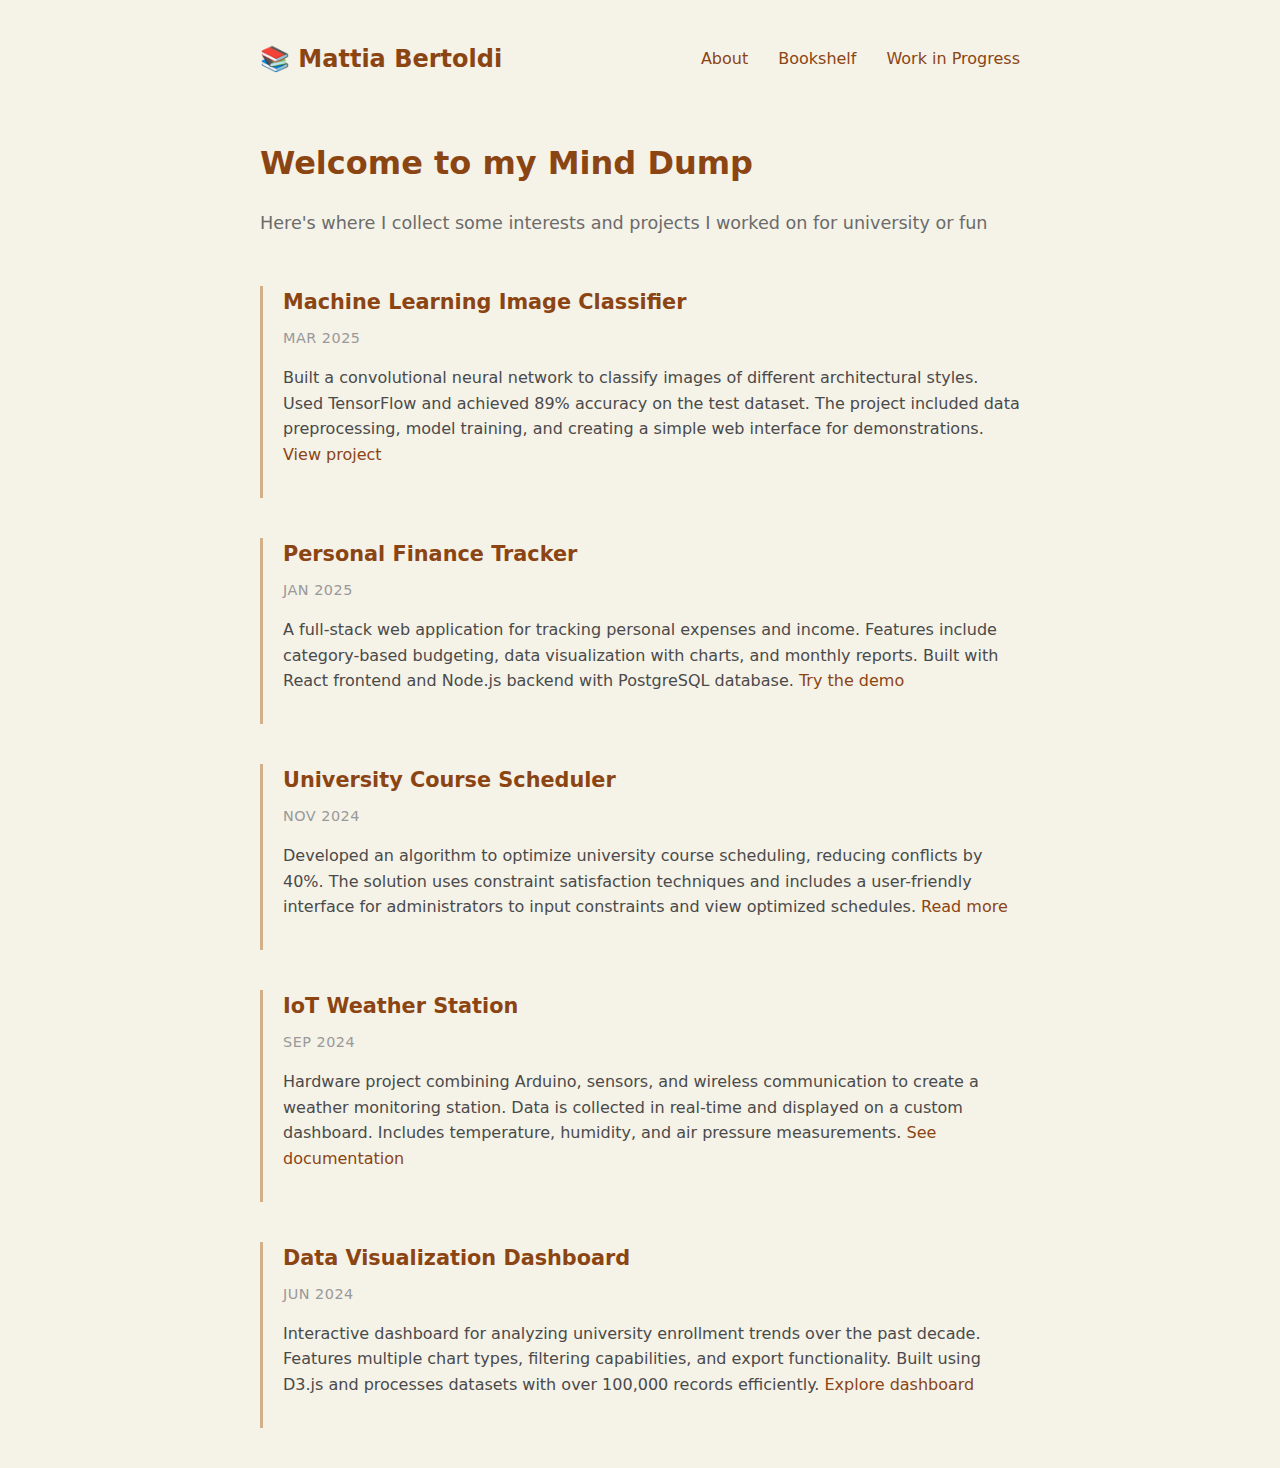
<file: index.html>
<!DOCTYPE html>
<html lang="en">
<head>
    <meta charset="UTF-8">
    <meta name="viewport" content="width=device-width, initial-scale=1.0">
    <title>Mattia Bertoldi</title>
    <link rel="stylesheet" href="style.css">
</head>
<body>
    <header class="header">
        <div class="name">📚 Mattia Bertoldi</div>
        <nav class="nav">
            <a href="about.html">About</a>
            <a href="bookshelf.html">Bookshelf</a>
            <a href="work-in-progress.html">Work in Progress</a>
        </nav>
    </header>

    <main>
        <h1 class="main-title">Welcome to my Mind Dump</h1>
        <p class="subtitle">Here's where I collect some interests and projects I worked on for university or fun</p>

        <section class="projects">
            <article class="project-card">
                <h2 class="project-title">Machine Learning Image Classifier</h2>
                <div class="project-date">Mar 2025</div>
                <p class="project-description">
                    Built a convolutional neural network to classify images of different architectural styles. 
                    Used TensorFlow and achieved 89% accuracy on the test dataset. The project included data 
                    preprocessing, model training, and creating a simple web interface for demonstrations.
                    <a href="#" class="project-link">View project</a>
                </p>
            </article>

            <article class="project-card">
                <h2 class="project-title">Personal Finance Tracker</h2>
                <div class="project-date">Jan 2025</div>
                <p class="project-description">
                    A full-stack web application for tracking personal expenses and income. Features include 
                    category-based budgeting, data visualization with charts, and monthly reports. Built with 
                    React frontend and Node.js backend with PostgreSQL database.
                    <a href="#" class="project-link">Try the demo</a>
                </p>
            </article>

            <article class="project-card">
                <h2 class="project-title">University Course Scheduler</h2>
                <div class="project-date">Nov 2024</div>
                <p class="project-description">
                    Developed an algorithm to optimize university course scheduling, reducing conflicts by 40%. 
                    The solution uses constraint satisfaction techniques and includes a user-friendly interface 
                    for administrators to input constraints and view optimized schedules.
                    <a href="#" class="project-link">Read more</a>
                </p>
            </article>

            <article class="project-card">
                <h2 class="project-title">IoT Weather Station</h2>
                <div class="project-date">Sep 2024</div>
                <p class="project-description">
                    Hardware project combining Arduino, sensors, and wireless communication to create a 
                    weather monitoring station. Data is collected in real-time and displayed on a custom 
                    dashboard. Includes temperature, humidity, and air pressure measurements.
                    <a href="#" class="project-link">See documentation</a>
                </p>
            </article>

            <article class="project-card">
                <h2 class="project-title">Data Visualization Dashboard</h2>
                <div class="project-date">Jun 2024</div>
                <p class="project-description">
                    Interactive dashboard for analyzing university enrollment trends over the past decade. 
                    Features multiple chart types, filtering capabilities, and export functionality. 
                    Built using D3.js and processes datasets with over 100,000 records efficiently.
                    <a href="#" class="project-link">Explore dashboard</a>
                </p>
            </article>
        </section>
    </main>
</body>
</html>
</file>
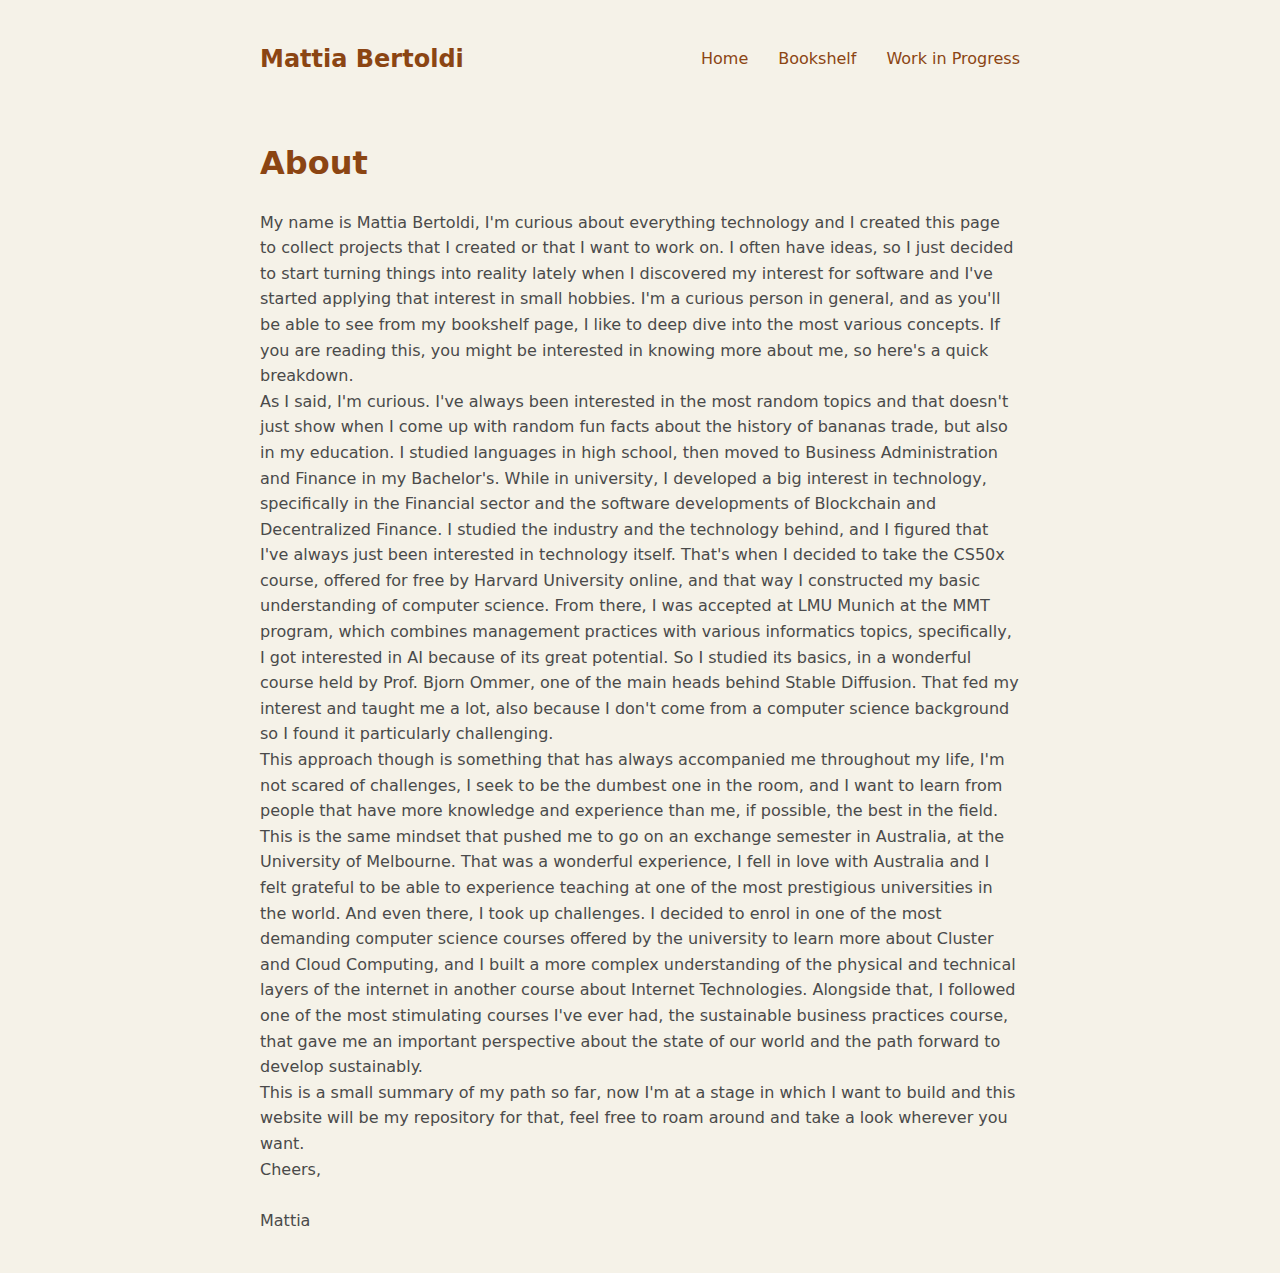
<file: about.html>
<!DOCTYPE html>
<html lang="en">
<head>
    <meta charset="UTF-8">
    <meta name="viewport" content="width=device-width, initial-scale=1.0">
    <title>About - Mattia Bertoldi</title>
    <link rel="stylesheet" href="style.css">

    <!-- Performance: preconnect to Google Fonts and preload the background pattern -->
    <link rel="preconnect" href="https://fonts.googleapis.com">
    <link rel="preconnect" href="https://fonts.gstatic.com" crossorigin>
    <link rel="preload" as="image" href="paper-pattern.png">
</head>
<body>
    <header class="header">
        <div class="name">Mattia Bertoldi</div>
        <nav class="nav">
            <a href="index.html">Home</a>
            <a href="bookshelf.html">Bookshelf</a>
            <a href="work-in-progress.html">Work in Progress</a>
        </nav>
    </header>

    <main>
        <h1 class="main-title small-font">About</h1>

        <p class="description small-font">
            My name is Mattia Bertoldi, I'm curious about everything technology and I created this page to collect projects that I created or that I want to work on.
            I often have ideas, so I just decided to start turning things into reality lately when I discovered my interest for software and I've started applying that interest in small hobbies.
            I'm a curious person in general, and as you'll be able to see from my bookshelf page, I like to deep dive into the most various concepts. If you are reading this, you might be interested in knowing more about me,
            so here's a quick breakdown.
        </p>

        <p class="description small-font">
            As I said, I'm curious. I've always been interested in the most random topics and that doesn't just show when I come up with random fun facts about the history of bananas trade, but also in my education.
            I studied languages in high school, then moved to Business Administration and Finance in my Bachelor's. While in university, I developed a big interest in technology, specifically in the Financial sector and the
            software developments of Blockchain and Decentralized Finance. I studied the industry and the technology behind, and I figured that I've always just been interested in technology itself. That's when I decided to take the
            CS50x course, offered for free by Harvard University online, and that way I constructed my basic understanding of computer science. From there, I was accepted at LMU Munich at the MMT program, which combines management practices with
            various informatics topics, specifically, I got interested in AI because of its great potential. So I studied its basics, in a wonderful course held by Prof. Bjorn Ommer, one of the main heads behind Stable Diffusion. That fed my interest
            and taught me a lot, also because I don't come from a computer science background so I found it particularly challenging.
        </p>

        <p class="description small-font">
            This approach though is something that has always accompanied me throughout my life, I'm not scared of challenges, I seek to be the dumbest one in the room, and I want to learn from people that have more knowledge and experience than me, if possible, the best in the field.
            This is the same mindset that pushed me to go on an exchange semester in Australia, at the University of Melbourne. That was a wonderful experience, I fell in love with Australia and I felt grateful to be able to experience teaching at one of the most
            prestigious universities in the world. And even there, I took up challenges. I decided to enrol in one of the most demanding computer science courses offered by the university to learn more about Cluster and Cloud Computing, and I built a more complex understanding of the physical and technical
            layers of the internet in another course about Internet Technologies. Alongside that, I followed one of the most stimulating courses I've ever had, the sustainable business practices course, that gave me an important perspective about the state of our world and the path forward to
            develop sustainably.
        </p>

        <p class="description small-font">
            This is a small summary of my path so far, now I'm at a stage in which I want to build and this website will be my repository for that, feel free to roam around and take a look wherever you want.
        </p>

        <p class="description small-font">
            Cheers,<br><br>
            Mattia
        </p>
    </main>
</body>
</html>
</file>
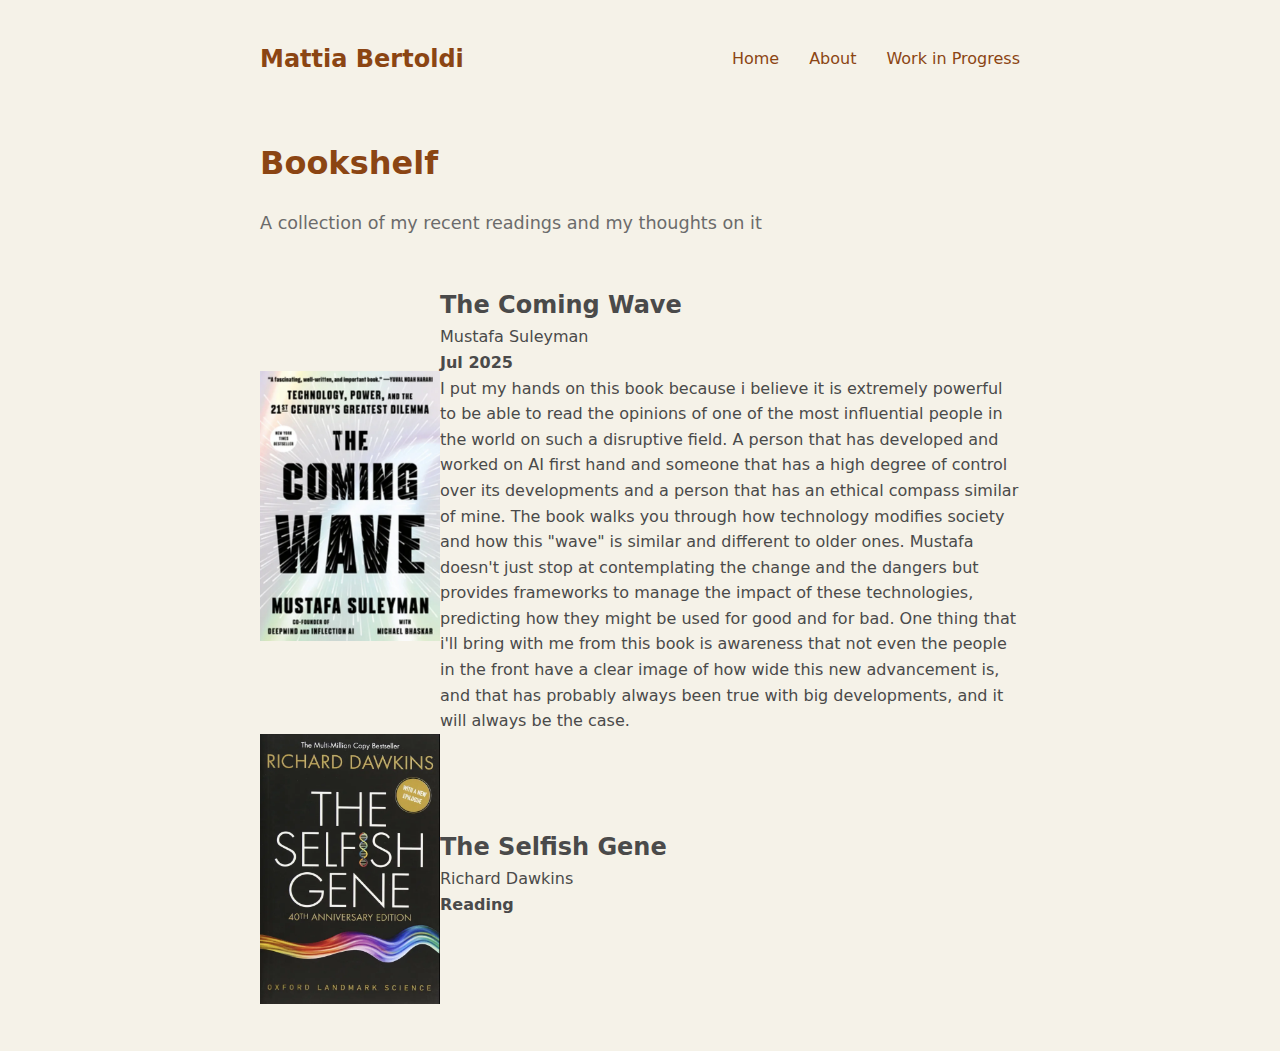
<file: bookshelf.html>
<!DOCTYPE html>
<html lang="en">
<head>
    <meta charset="UTF-8">
    <meta name="viewport" content="width=device-width, initial-scale=1.0">
    <title>Bookshelf - Mattia Bertoldi</title>
    <link rel="icon" href="data:image/svg+xml,<svg xmlns=%22http://www.w3.org/2000/svg%22 viewBox=%220 0 100 100%22><text y=%22.9em%22 font-size=%2290%22>📖</text></svg>">
    <link rel="stylesheet" href="style.css">
</head>
<body>
    <header class="header">
        <div class="name">Mattia Bertoldi</div>
        <nav class="nav">
            <a href="index.html">Home</a>
            <a href="about.html">About</a>
            <a href="work-in-progress.html">Work in Progress</a>
        </nav>
    </header>

    <main>
        <h1 class="main-title">Bookshelf</h1>
        <p class="subtitle">A collection of my recent readings and my thoughts on it</p>
        <section class="bookshelf">
            <div class="book-card" style="display: flex; align-items: center;">
                <!-- use WebP with PNG fallback to serve optimal image sizes -->
                <picture>
                  <source srcset="assets/thecomingwave.webp" type="image/webp">
                  <img src="assets/thecomingwave.png" alt="The Coming Wave book cover" class="book-cover" width="180" height="270" loading="lazy" style="width:180px;">
                </picture>
                <div class="book-info">
                    <h2 class="book-title">The Coming Wave</h2>
                    <div class="book-author">Mustafa Suleyman</div>
                    <div class="book-date"><strong>Jul 2025</strong></div>
                    <div class="book-review">I put my hands on this book because i believe it is extremely powerful to be able to read the opinions of one of the most influential people
                        in the world on such a disruptive field. A person that has developed and worked on AI first hand and someone that has a high degree of control over its developments and a person
                        that has an ethical compass similar of mine. The book walks you through how technology modifies society and how this "wave" is similar and different to older ones. Mustafa doesn't just stop at contemplating
                        the change and the dangers but provides frameworks to manage the impact of these technologies, predicting how they might be used for good and for bad. One thing that i'll bring with me from this book is
                        awareness that not even the people in the front have a clear image of how wide this new advancement is, and that has probably always been true with big developments, and it will always be the case.
                    </div>
                </div>
            </div>
            
            <div class="book-card" style="display: flex; align-items: center;">
                <picture>
                  <source srcset="assets/theselfishgene.webp" type="image/webp">
                  <img src="assets/theselfishgene.png" alt="The Selfish Gene book cover" class="book-cover" width="180" height="270" loading="lazy" style="width:180px;">
                </picture>
                <div class="book-info">
                    <h2 class="book-title">The Selfish Gene</h2>
                    <div class="book-author">Richard Dawkins</div>
                    <div class="book-date"><strong>Reading</strong></div>
                </div>
            </div>
        </section>
    </main>
</body>
</html>
</file>
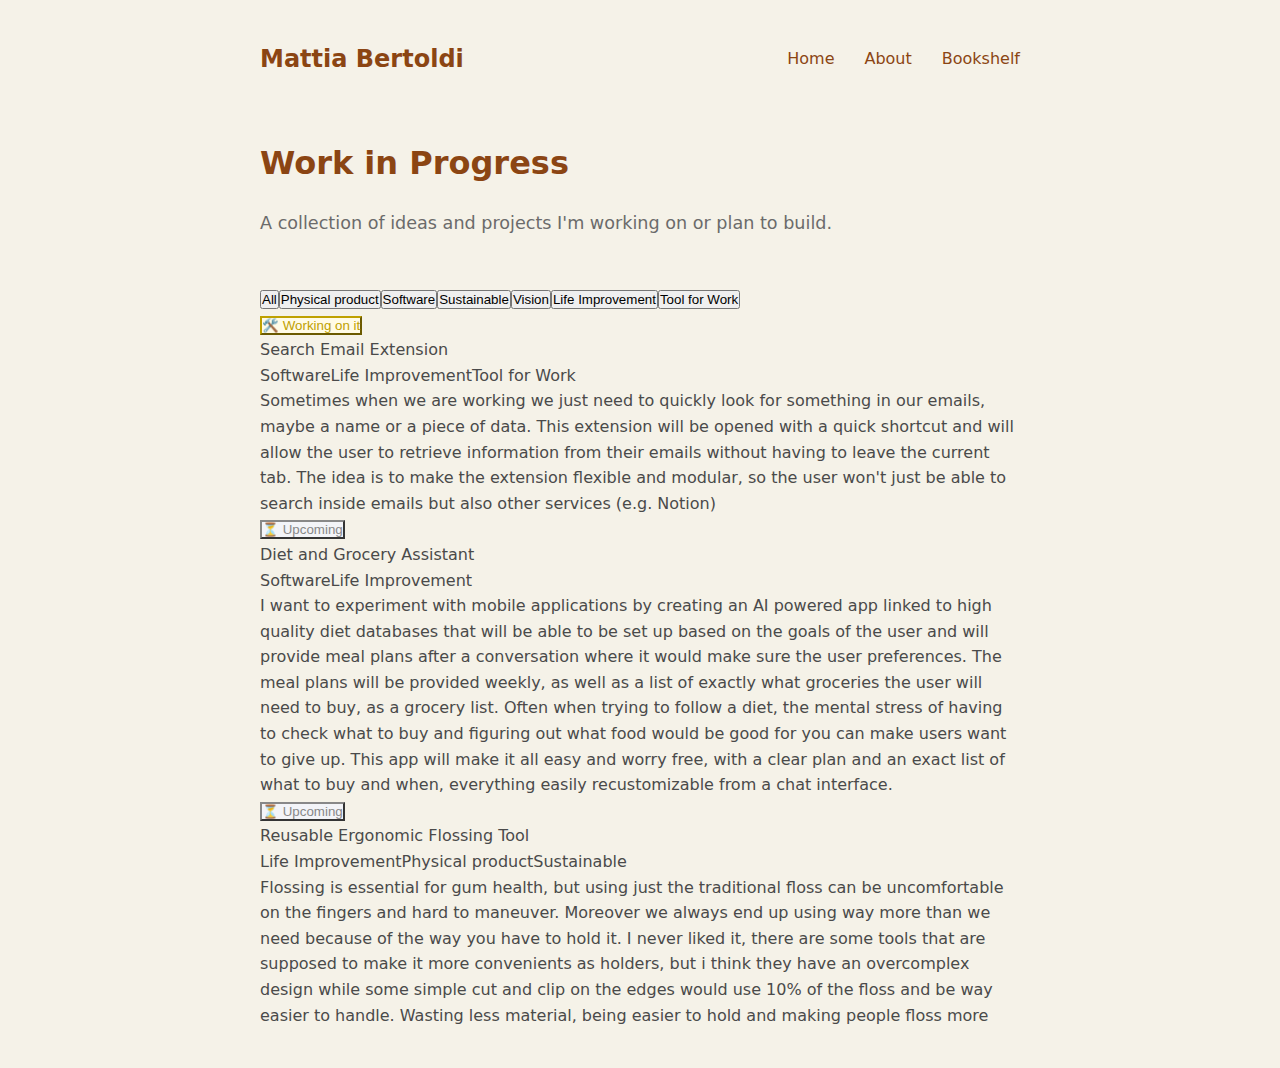
<file: work-in-progress.html>
<!DOCTYPE html>
<html lang="en">
<head>
    <meta charset="UTF-8">
    <meta name="viewport" content="width=device-width, initial-scale=1.0">
    <title>Work in Progress - Mattia Bertoldi</title>
    <link rel="icon" href="data:image/svg+xml,<svg xmlns=%22http://www.w3.org/2000/svg%22 viewBox=%220 0 100 100%22><text y=%22.9em%22 font-size=%2290%22>📖</text></svg>">
    <link rel="stylesheet" href="style.css">

    <!-- Performance: preconnect to Google Fonts and preload the background pattern -->
    <link rel="preconnect" href="https://fonts.googleapis.com">
    <link rel="preconnect" href="https://fonts.gstatic.com" crossorigin>
    <link rel="preload" as="image" href="assets/paper-pattern.webp">
</head>
<body>
    <header class="header">
        <div class="name">Mattia Bertoldi</div>
        <nav class="nav">
            <a href="index.html">Home</a>
            <a href="about.html">About</a>
            <a href="bookshelf.html">Bookshelf</a>
        </nav>
    </header>

    <main>
        <h1 class="main-title">Work in Progress</h1>
        <p class="subtitle">A collection of ideas and projects I'm working on or plan to build.</p>
        <section class="ideas-section">
            <div class="filters" id="filters"></div>
            <div id="ideas-list"></div>
        </section>
        <script>
  window.addEventListener('error', e => console.error('Runtime error:', e.message, e.filename, e.lineno, e.colno));
  window.addEventListener('unhandledrejection', e => console.error('Unhandled promise rejection', e.reason));

            // Define categories and their properties
            const categories = {
                physical: { label: "Physical product", class: "cat-physical" },
                software: { label: "Software", class: "cat-software" },
                sustainable: { label: "Sustainable", class: "cat-sustainable" },
                vision: { label: "Vision", class: "cat-vision" },
                life: { label: "Life Improvement", class: "cat-life" },
                work: { label: "Tool for Work", class: "cat-work" }
            };

            // Define statuses and their properties
            const statuses = {
                done:    { label: "Done", color: "#2ecc40", bg: "#eafbe7", icon: "✔️" },
                upcoming: { label: "Upcoming", color: "#888", bg: "#f3f4f8", icon: "⏳" },
                working: { label: "Working on it", color: "#bfa100", bg: "#fffbe7", icon: "🛠️" },
                abandoned: { label: "Abandoned", color: "#d7263d", bg: "#ffeaea", icon: "✖️" }
            };

            // Define ideas
            const ideas = [
                {
                    title: "Search Email Extension",
                    categories: ["software", "life", "work"],
                    description: "Sometimes when we are working we just need to quickly look for something in our emails, maybe a name or a piece of data. This extension will be opened with a quick shortcut and will allow the user to retrieve information from their emails without having to leave the current tab. The idea is to make the extension flexible and modular, so the user won't just be able to search inside emails but also other services (e.g. Notion)",
                    status: "working"
                },
                {
                    title: "Diet and Grocery Assistant",
                    categories: ["software", "life"],
                    description: "I want to experiment with mobile applications by creating an AI powered app linked to high quality diet databases that will be able to be set up based on the goals of the user and will provide meal plans after a conversation where it would make sure the user preferences. The meal plans will be provided weekly, as well as a list of exactly what groceries the user will need to buy, as a grocery list. Often when trying to follow a diet, the mental stress of having to check what to buy and figuring out what food would be good for you can make users want to give up. This app will make it all easy and worry free, with a clear plan and an exact list of what to buy and when, everything easily recustomizable from a chat interface.",
                    status: "upcoming"
                },
                {
                    title: "Reusable Ergonomic Flossing Tool",
                    categories: ["life", "physical", "sustainable"],
                    description: "Flossing is essential for gum health, but using just the traditional floss can be uncomfortable on the fingers and hard to maneuver. Moreover we always end up using way more than we need because of the way you have to hold it. I never liked it, there are some tools that are supposed to make it more convenients as holders, but i think they have an overcomplex design while some simple cut and clip on the edges would use 10% of the floss and be way easier to handle. Wasting less material, being easier to hold and making people floss more",
                    status: "upcoming"
                },

            ];

            // Render filters
            const filtersDiv = document.getElementById('filters');
            filtersDiv.innerHTML = `<button class="filter-btn active" data-filter="all">All</button>` +
                Object.entries(categories).map(([key, cat]) =>
                    `<button class="filter-btn ${cat.class}" data-filter="${key}">${cat.label}</button>`
                ).join('');

            // Render ideas
            const ideasList = document.getElementById('ideas-list');
            function renderIdeas(filter = "all") {
                ideasList.innerHTML = ideas
                    .filter(idea => filter === "all" || idea.categories.includes(filter))
                    .map(idea => {
                        const status = statuses[idea.status];
                        return `
                        <div class="idea-card" data-categories="${idea.categories.join(' ')}">
                            <div class="idea-status">
                                <button class="status-btn" style="color:${status.color};background:${status.bg};border-color:${status.color};" title="${status.label}">
                                    <span class="status-icon">${status.icon}</span>
                                    <span class="status-label">${status.label}</span>
                                </button>
                            </div>
                            <div class="idea-title">${idea.title}</div>
                            <div class="idea-categories">
                                ${idea.categories.map(catKey =>
                                    `<span class="idea-category ${categories[catKey].class}${filter !== "all" && catKey === filter ? " highlight" : ""}">${categories[catKey].label}</span>`
                                ).join('')}
                            </div>
                            <div class="idea-description">${idea.description}</div>
                        </div>
                    `;
                    }).join('');
            }
            renderIdeas();

            // Filtering logic
            const filterBtns = document.querySelectorAll('.filter-btn');
            filtersDiv.addEventListener('click', (e) => {
                if (!e.target.classList.contains('filter-btn')) return;
                filterBtns.forEach(b => {
                    b.classList.remove(
                        'active',
                        'cat-physical',
                        'cat-software',
                        'cat-sustainable',
                        'cat-vision',
                        'cat-life',
                        'cat-work'
                    );
                    // Always reset to colorless (default) for all except the active one
                });
                e.target.classList.add('active');
                const filter = e.target.dataset.filter;
                if (filter !== 'all') {
                    e.target.classList.add(categories[filter].class);
                }
                renderIdeas(filter);
            });
        </script>
    </main>
</body>
</html>
</file>
<file: style.css>
/* Reset and base styles */
* {
    margin: 0;
    padding: 0;
    box-sizing: border-box;
}

body {
    font-family: -apple-system, BlinkMacSystemFont, 'Segoe UI', system-ui, sans-serif;
    line-height: 1.6;
    color: #4a4a4a;
    background-color: #f5f2e8; /* Warm beige/tan background */
    padding: 40px 20px;
    max-width: 800px;
    margin: 0 auto;
}

/* Header styles */
.header {
    display: flex;
    justify-content: space-between;
    align-items: center;
    margin-bottom: 60px;
    flex-wrap: wrap;
}

.name {
    font-size: 1.5rem;
    font-weight: bold;
    color: #8b4513; /* Bronze/brown color for name */
    display: flex;
    align-items: center;
    gap: 8px;
}

.nav {
    display: flex;
    gap: 30px;
    flex-wrap: wrap;
}

.nav a {
    color: #8b4513;
    text-decoration: none;
    font-size: 1rem;
    transition: opacity 0.2s;
}

.nav a:hover {
    opacity: 0.7;
}

/* Main content styles */
.main-title {
    font-size: 2rem;
    font-weight: bold;
    color: #8b4513;
    margin-bottom: 20px;
}

.subtitle {
    font-size: 1.1rem;
    color: #6b6b6b;
    margin-bottom: 50px;
    line-height: 1.5;
}

/* Project cards */
.projects {
    display: grid;
    gap: 40px;
}

.project-card {
    border-left: 3px solid #d4af8c; /* Subtle bronze border */
    padding-left: 20px;
    padding-bottom: 30px;
}

.project-title {
    font-size: 1.3rem;
    font-weight: bold;
    color: #8b4513;
    margin-bottom: 8px;
}

.project-date {
    font-size: 0.9rem;
    color: #999;
    margin-bottom: 15px;
    text-transform: uppercase;
    letter-spacing: 0.5px;
}

.project-description {
    color: #4a4a4a;
    line-height: 1.6;
}

.project-link {
    color: #8b4513;
    text-decoration: none;
    border-bottom: 1px solid transparent;
    transition: border-bottom-color 0.2s;
}

.project-link:hover {
    border-bottom-color: #8b4513;
}

/* Responsive design */
@media (max-width: 600px) {
    body {
        padding: 20px 15px;
    }
    
    .header {
        flex-direction: column;
        align-items: flex-start;
        gap: 20px;
        margin-bottom: 40px;
    }
    
    .nav {
        gap: 20px;
    }
    
    .main-title {
        font-size: 1.7rem;
    }
    
    .subtitle {
        font-size: 1rem;
    }
    
    .project-card {
        padding-left: 15px;
    }
}

@media (max-width: 400px) {
    .nav {
        gap: 15px;
        font-size: 0.9rem;
    }
    
    .main-title {
        font-size: 1.5rem;
    }
}
</file>
